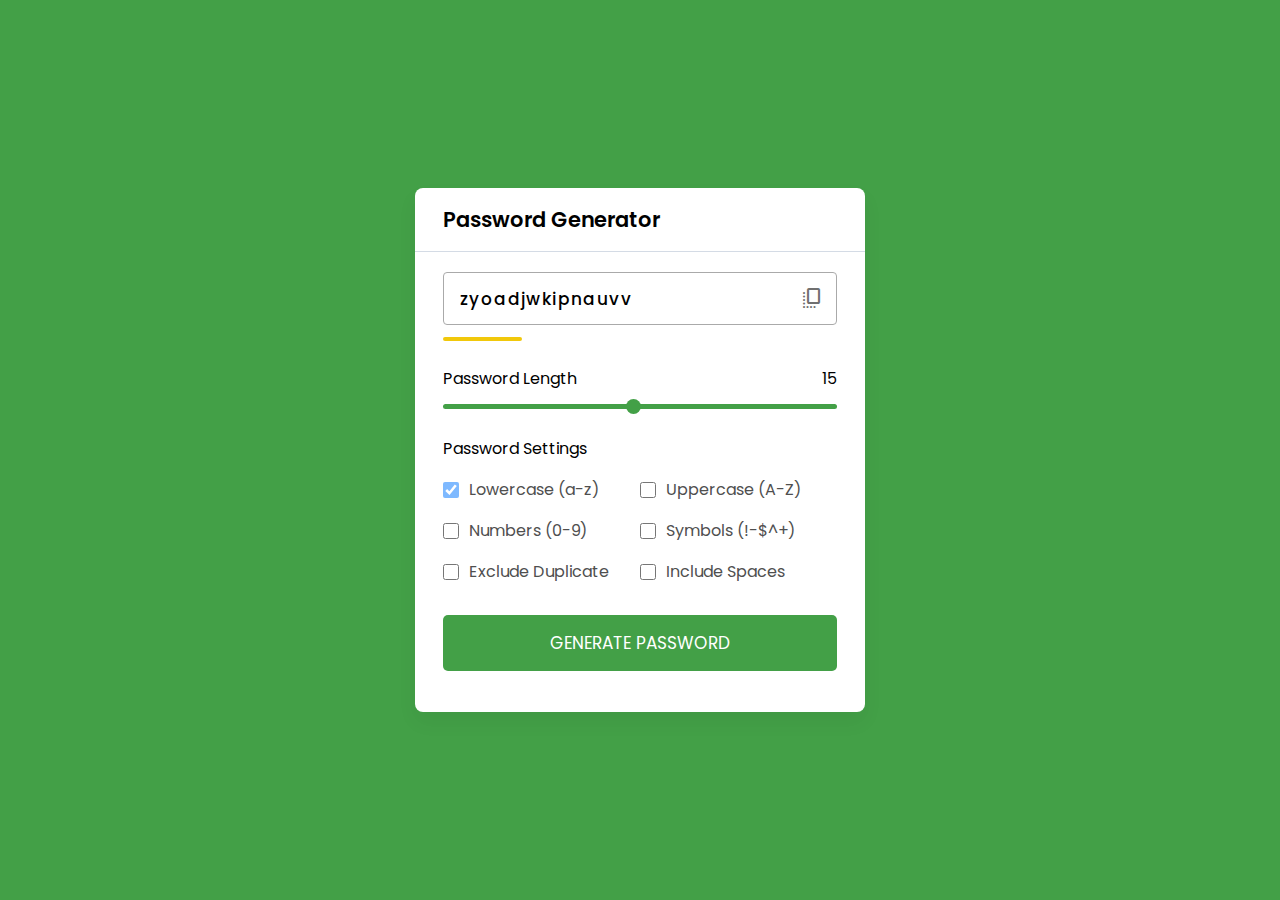
<file: Password Generator/index.html>
<!DOCTYPE html>
<html lang="en">
  <head>
    <meta charset="UTF-8" />
    <meta http-equiv="X-UA-Compatible" content="IE=edge" />
    <meta name="viewport" content="width=device-width, initial-scale=1.0" />
    <link
      rel="stylesheet"
      href="https://fonts.googleapis.com/css2?family=Material+Symbols+Rounded"
    />
    <link rel="stylesheet" href="style.css" />
    <title>#3 - Password Generator</title>
  </head>
  <body>
    <div class="container">
      <h2>Password Generator</h2>
      <div class="wrapper">
        <div class="input-box">
          <input id="password" type="text" disabled />
          <span class="material-symbols-rounded">copy_all</span>
        </div>
        <div class="pass-indicator"></div>
        <div class="pass-length">
          <div class="details">
            <span>Password Length</span>
            <span class="length">15</span>
          </div>
          <input
            type="range"
            min="1"
            max="30"
            value="15"
            step="1"
            id="length"
          />
        </div>

        <div class="pass-settings">
          <span class="title">Password Settings</span>
          <ul class="options">
            <li class="option">
              <input type="checkbox" id="lowercase" checked />
              <label for="lowercase">Lowercase (a-z)</label>
            </li>
            <li class="option">
              <input type="checkbox" id="uppercase" />
              <label for="uppercase">Uppercase (A-Z)</label>
            </li>
            <li class="option">
              <input type="checkbox" id="numbers" />
              <label for="numbers">Numbers (0-9)</label>
            </li>
            <li class="option">
              <input type="checkbox" id="symbols" />
              <label for="symbols">Symbols (!-$^+)</label>
            </li>
            <li class="option">
              <input type="checkbox" id="exc-duplicate" />
              <label for="exc-duplicate">Exclude Duplicate</label>
            </li>
            <li class="option">
              <input type="checkbox" id="spaces" />
              <label for="spaces">Include Spaces</label>
            </li>
          </ul>
        </div>

        <button class="generate-btn">Generate Password</button>
      </div>
    </div>
    <script src="script.js"></script>
  </body>
</html>
</file>
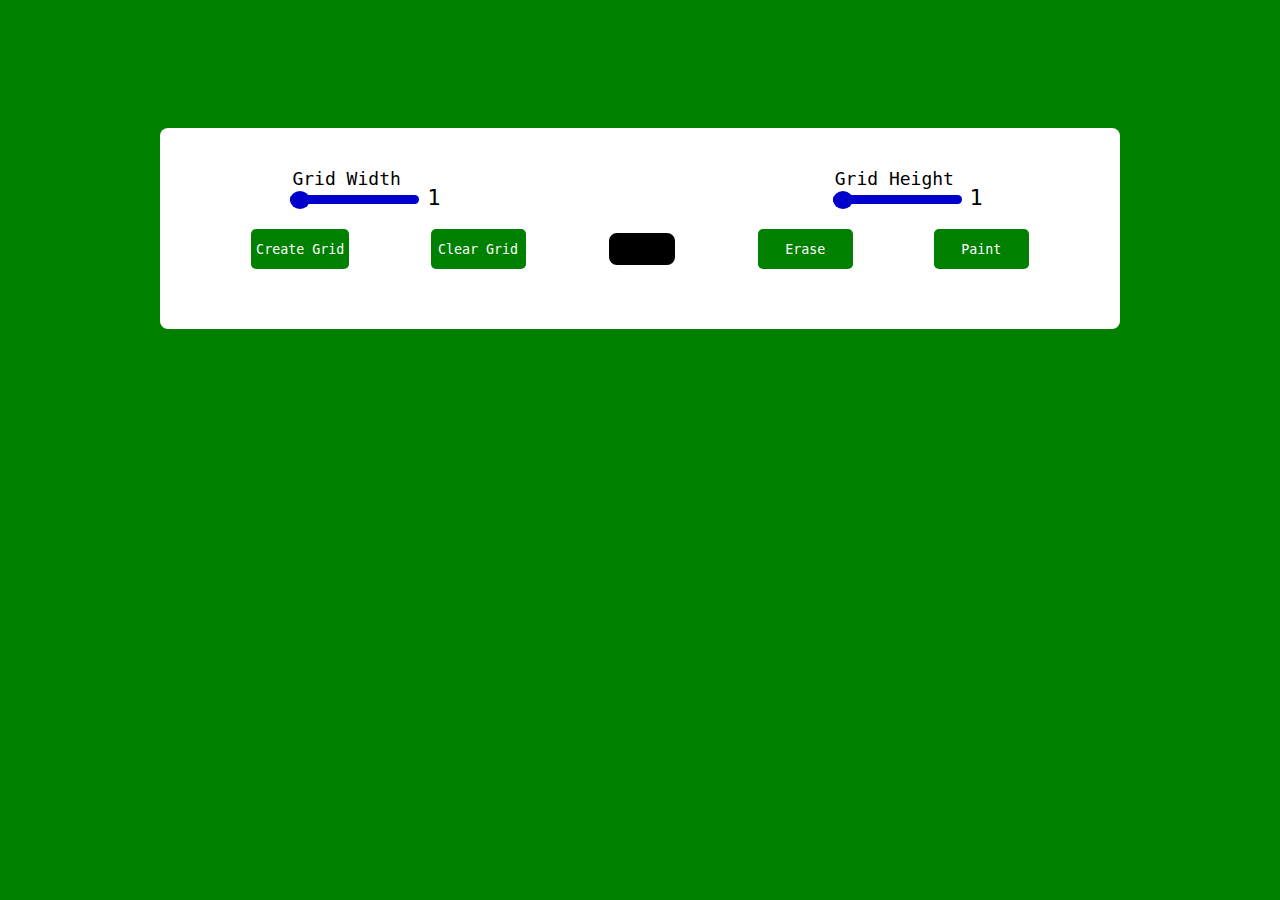
<file: Pixel Art Generator/index.html>
<!DOCTYPE html>
<html lang="en">
  <head>
    <meta charset="UTF-8" />
    <meta http-equiv="X-UA-Compatible" content="IE=edge" />
    <meta name="viewport" content="width=device-width, initial-scale=1.0" />
    <link rel="stylesheet" href="style.css" />
    <title>#1 - Pixel Art Generator</title>
  </head>
  <body>
    <div class="wrapper">
      <div class="options">
        <div class="sliders-wrapper">
          <div class="slider">
            <label for="width-range">Grid Width</label>
            <input type="range" id="width-range" min="1" max="100" />
            <div class="range-value-box">
              <span id="width-value">1</span>
            </div>
          </div>
          <div class="slider">
            <label for="height-range">Grid Height</label>
            <input type="range" id="height-range" min="1" max="100" />
            <div class="range-value-box">
              <span id="height-value">1</span>
            </div>
          </div>
        </div>

        <div class="opt-wrapper">
          <button id="submit-grid">Create Grid</button>
          <button id="clear-grid">Clear Grid</button>
          <input type="color" id="color-input" />
          <button id="erase-btn">Erase</button>
          <button id="paint-btn">Paint</button>
        </div>
      </div>
      <div class="container"></div>
    </div>
    <script src="index.js"></script>
  </body>
</html>
</file>
<file: Password Generator/style.css>
@import url('https://fonts.googleapis.com/css2?family=Poppins:wght@400;500;600&display=swap');

*{
   margin: 0;
   padding: 0;
   box-sizing: border-box;
    font-family: 'Poppins', sans-serif;
}

body{
    display: flex;
    align-items: center;
    justify-content: center;
    min-height: 100vh;
    background: #43A047;
}


.container{
    width: 450px;
    background-color: #fff;
    border-radius:  8px;
    box-shadow: 0 10px 20px rgba(0, 0, 0, 0.05);
}

.container h2{
    font-weight: 600;
    font-size: 1.31rem;
    padding: 1rem 1.75rem;
    border-bottom: 1px solid #d4dbe5;
}

.wrapper{
    margin: 1.25rem 1.75rem;
}

.wrapper .input-box{
    position: relative;

}

.input-box input{
    width: 100%;
    height: 53px;
    color: #000;
    background: none;
    font-size: 1.06rem;
    font-weight: 500;
    border-radius: 4px;
    letter-spacing: 1.4px;
    border: 1px solid #aaa;
    padding: 0 2.85rem 0 1rem;

}

.input-box span{
    position: absolute;
    right: 13px;
    cursor: pointer;
    line-height: 53px;
    color: #707070;
}

.input-box span:hover{
    color: #43A047 !important;
}

.wrapper .pass-indicator{
    width: 100%;
    height: 4px;
    position: relative;
    margin-top: 0.75rem;
    border-radius: 25px;

}

.pass-indicator::before{
    position: absolute;
    content: "";
    height: 100%;
    width: 50%;
    border-radius: inherit;
    transition: width 0.3s ease;
}

.pass-indicator#weak::before{
    width: 20%;
    background: #e64a4a;
}

.pass-indicator#medium::before{
    width: 20%;
    background: #f1c80b;
}

.pass-indicator#strong::before{
    width: 20%;
    background: #43A047;
}

.wrapper .pass-length{
    margin: 1.56rem 0 1.25rem;
}

.pass-length .details{
    display: flex;
    justify-content: space-between;
}

.pass-length input[type="range"]{
    -webkit-appearance: none;
    -moz-appearance: none;
    appearance: none;
    width: 100%;
    height: 5px;
    background-color: #43A047;
    border-radius: 5px;
}

.pass-length input[type="range"]::-webkit-slider-runnable-track{
    -webkit-appearance: none;
    -moz-appearance: none;
    appearance: none;
    width: 100%;
    height: 5px;
}

input[type="range"]::-webkit-slider-thumb{
    -webkit-appearance: none;
    -moz-appearance: none;
    appearance: none;
    border: none;
    cursor: pointer;
    height: 15px;
    width: 15px;
    background-color: #43A047;
    border-radius: 50%;
    margin-top: -5px;
    padding: 0px;
    border: none;
}

.pass-settings .options{
    display: flex;
    list-style: none;
    flex-wrap: wrap;
    margin-top: 1rem;
}

.pass-settings .options .option{
    display: flex;
    align-items: center;
    margin-bottom: 1rem;
    width: calc(100% / 2);
}

.options .option:first-child{
    pointer-events: none;
}

.options .option:first-child input{
    opacity: 0.5;
}

.options .option input{
    height: 16px;
    width: 16px;
    cursor: pointer;
}

.options .option label{
    cursor:pointer;
    color: #4f4f4f;
    padding-left: 0.63rem;
}

.wrapper .generate-btn{
    width: 100%;
    color: #fff;
    border: none;
    outline: none;
    cursor: pointer;
    background: #43A047;
    font-size: 1.06rem;
    padding: 0.94rem 0;
    border-radius: 5px;
    text-transform: uppercase;
    margin: 0.94rem 0 1.3rem;
}
</file>
<file: Pixel Art Generator/style.css>
*{
    padding: 0;
    margin: 0;
    box-sizing: border-box;
    font-family: monospace;
}

body{
    background-color: green;
}

.wrapper{
    background-color: white;
    width: 80vmin;
    position: relative;
    width: 75%;
    height: 80%;
    max-height: 90%;
    padding: 40px 20px;
    border-radius: 8px;
    overflow: auto;
    margin: 10% auto;
}

label{
    display: block;
    font-size: 18px;
    margin-left: 2px;
    margin-bottom: -5px;
}

span{
    position: relative;
    font-size: 22px;
    bottom: -1px;
}

.sliders-wrapper{
    display: flex;
    justify-content: space-evenly;
    margin-bottom: 20px;
    gap: 275px;
}

.opt-wrapper{
    display: flex;
    justify-content: space-evenly;
    margin-bottom: 20px;
    gap: 10px;
}

.range-value-box{
    display: inline-block;
    width: 20px;
}

input[type="range"] {
    -webkit-appearance: none;
    -moz-appearance: none;
    appearance: none;
    background: #ddd;
    border-radius: 5px;
    cursor: pointer;
}

input[type="range"]::-webkit-slider-runnable-track {
    -webkit-appearance: none;
    -moz-appearance: none;
    appearance: none;
    background: mediumblue; /* Track background color */
    border-radius: 5px;
    height: 9px; /* Set track height */
}

input[type="range"]::-webkit-slider-thumb {
    -webkit-appearance: none;
    -moz-appearance: none;
    appearance: none;
    background: mediumblue; /* Set thumb color */
    border: none; /* No border around the thumb */
    border-radius: 50%; /* Optional: Makes the thumb circular */
    width: 20px; /* Thumb width */
    height: 18px; /* Thumb height */
    cursor: pointer; /* Makes the thumb draggable */
    margin-top: -4px;
}

button{
    background-color: green;
    border: none;
    border-radius: 5px;
    padding: 5px;
    color: white;
    min-width: 95px;
}

input[type="color"]{
    -webkit-appearance: none;
    -moz-appearance: none;
    appearance: none;
    background-color: transparent;
    width: 70px;
    height: 40px;
    border: none;
    cursor: pointer;
}

input[type="color"]::-webkit-color-swatch{
    border-radius: 8px;
    border: 4px solid black;
}

input[type="color"]::-moz-color-swatch{
    border-radius: 8px;
    border: 4px solid black;
}

.container{
    gap: 10px;
    width: fit-content;
    margin: 0 auto;
    margin-bottom: 20px;
}

.gridCol{
    height: 1em;
    width: 1em;
    border: 1px solid lightgrey;
    user-select: none;
}

.gridRow{
    justify-content: center;
    display: flex;
    user-select: none;
}

@media only screen and (max-width: 768px){
    .gridCol{
        height: 0.8em;
        width: 0.8em;
    }
}
</file>
